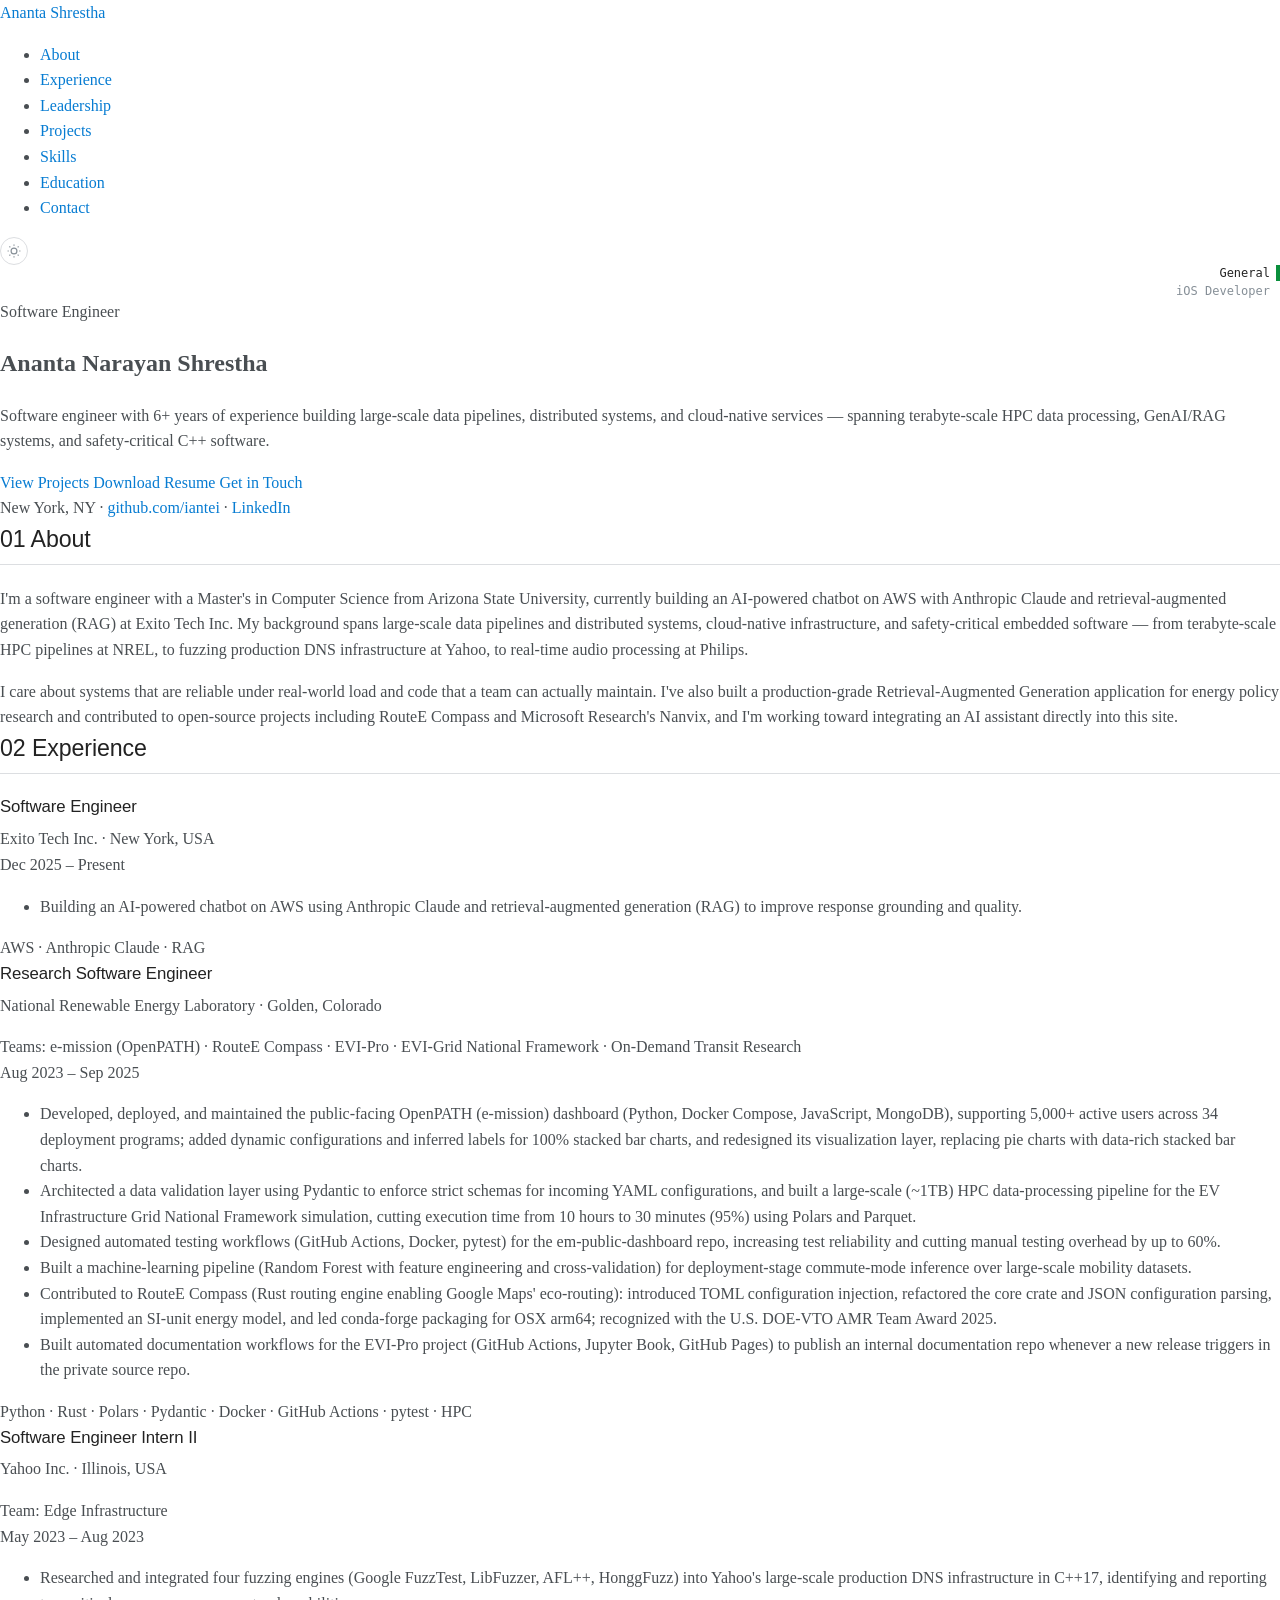
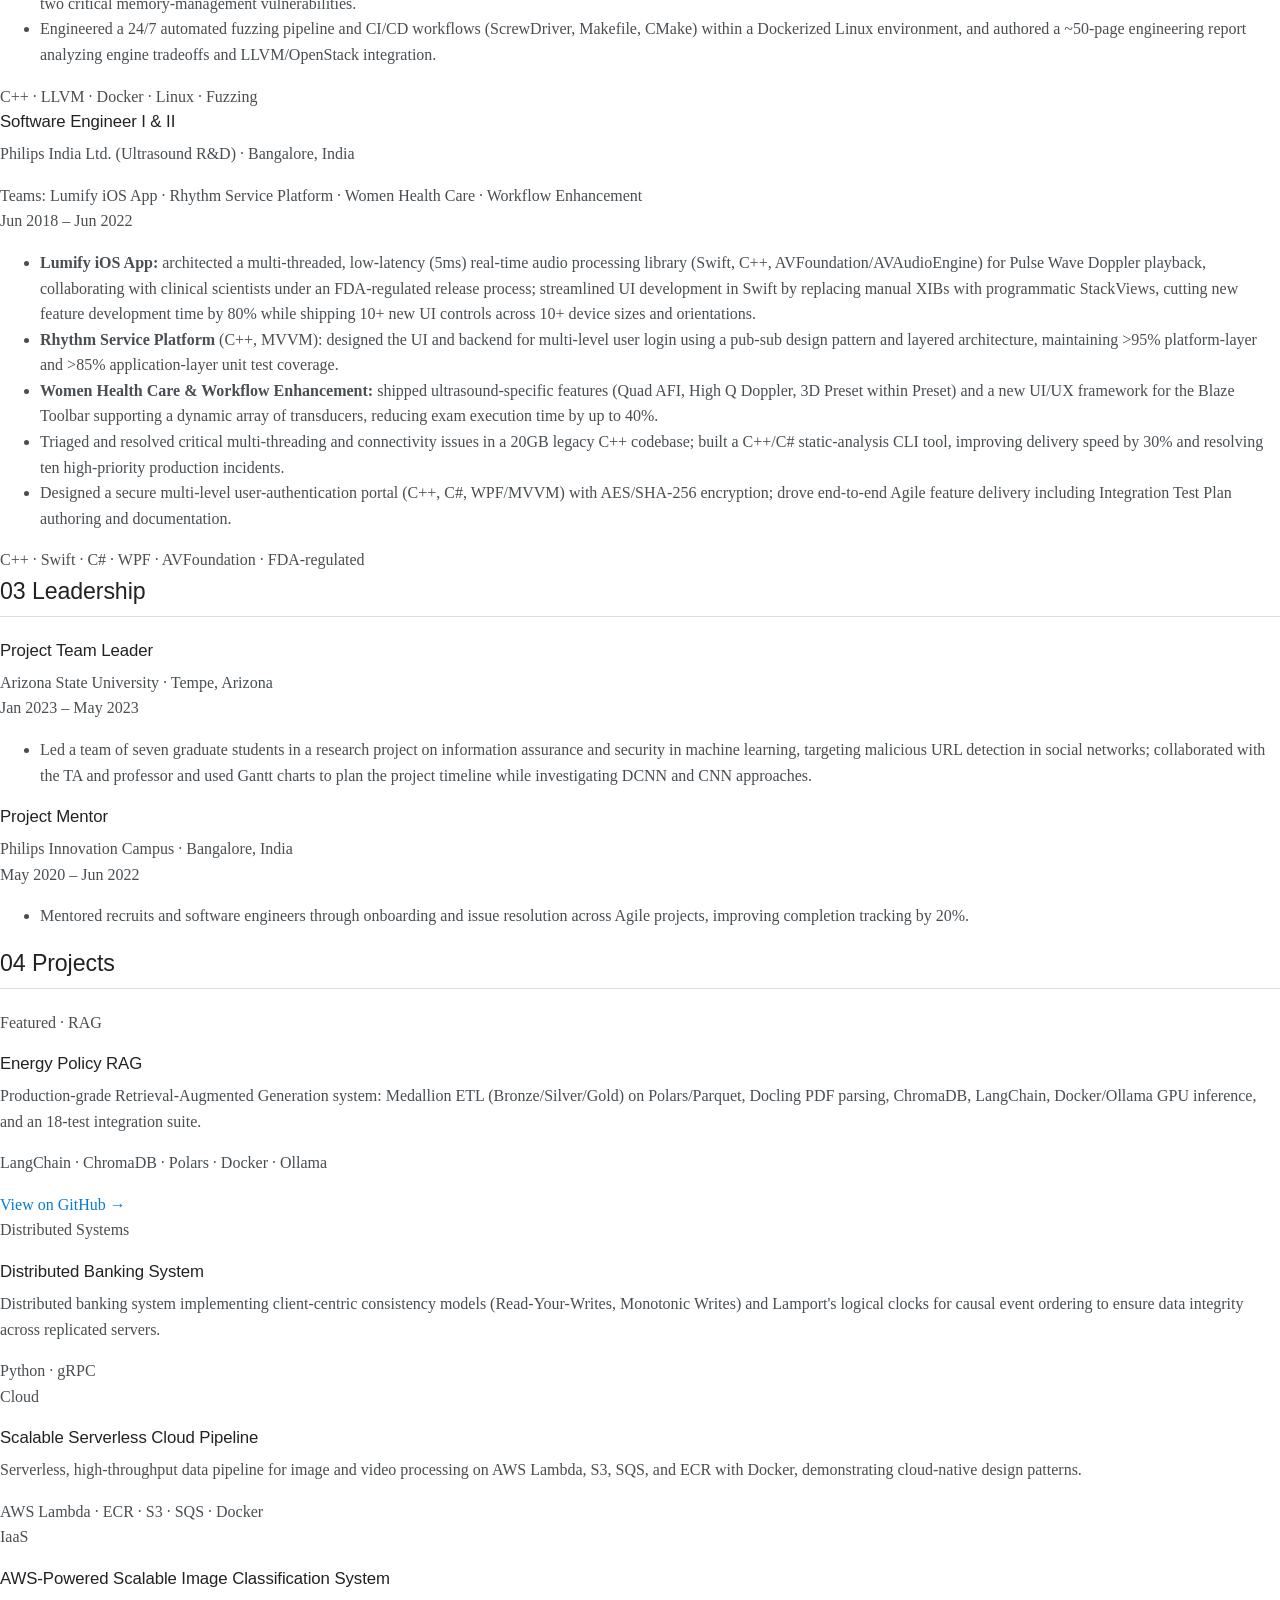
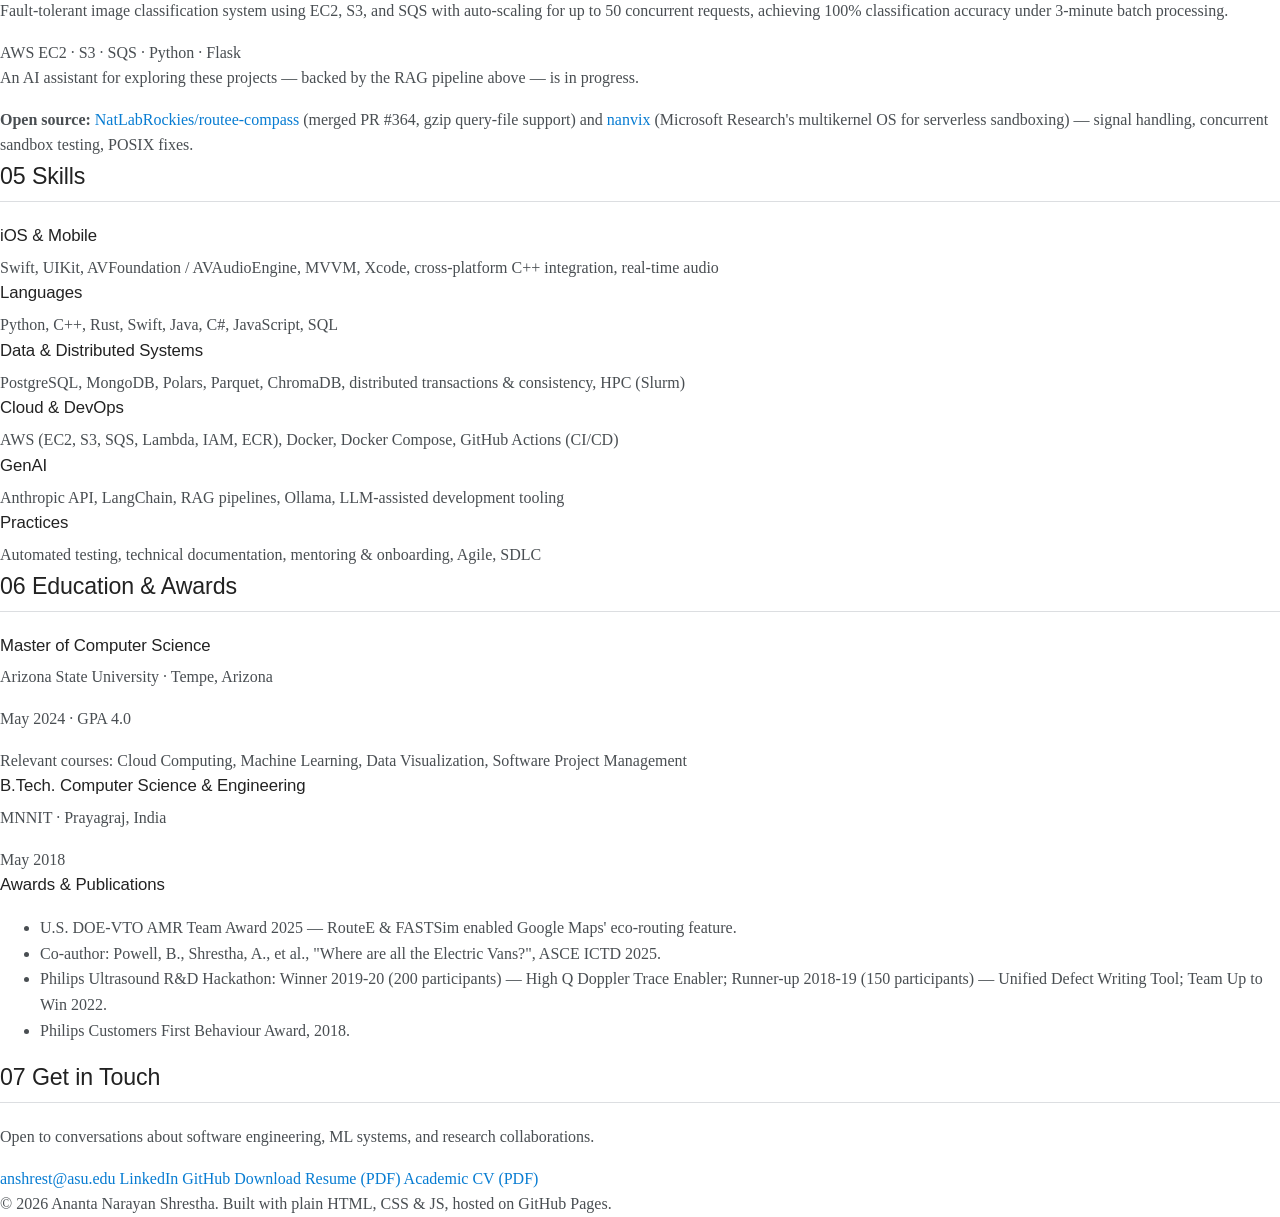
<file: index.html>
<!DOCTYPE html>
<html lang="en">
<head>
<meta charset="UTF-8">
<meta name="viewport" content="width=device-width, initial-scale=1.0">
<title>Ananta Narayan Shrestha — Software Engineer</title>
<meta name="description" content="Portfolio of Ananta Narayan Shrestha — Software Engineer specializing in ML pipelines, systems programming, and cloud infrastructure.">
<link rel="icon" href="data:,">
<link rel="stylesheet" href="styles.css">
</head>
<body>

<header class="site-header">
  <nav class="nav">
    <a href="#top" class="nav-brand">Ananta Shrestha</a>
    <button class="nav-toggle" id="navToggle" aria-label="Toggle menu" aria-expanded="false">
      <span></span><span></span><span></span>
    </button>
    <ul class="nav-links" id="navLinks">
      <li><a href="#about">About</a></li>
      <li><a href="#experience">Experience</a></li>
      <li><a href="#leadership">Leadership</a></li>
      <li><a href="#projects">Projects</a></li>
      <li><a href="#skills">Skills</a></li>
      <li><a href="#education">Education</a></li>
      <li><a href="#contact">Contact</a></li>
    </ul>
    <button class="theme-toggle" id="themeToggle" aria-label="Toggle dark mode">
      <svg class="icon-sun" width="18" height="18" viewBox="0 0 24 24" fill="none" stroke="currentColor" stroke-width="2"><circle cx="12" cy="12" r="5"/><path d="M12 1v2M12 21v2M4.22 4.22l1.42 1.42M18.36 18.36l1.42 1.42M1 12h2M21 12h2M4.22 19.78l1.42-1.42M18.36 5.64l1.42-1.42"/></svg>
      <svg class="icon-moon" width="18" height="18" viewBox="0 0 24 24" fill="none" stroke="currentColor" stroke-width="2"><path d="M21 12.79A9 9 0 1 1 11.21 3 7 7 0 0 0 21 12.79z"/></svg>
    </button>
  </nav>
</header>

<main id="top">

  <section class="hero">
    <div class="container">
      <div class="mode-toggle" role="group" aria-label="Portfolio focus">
        <button type="button" class="mode-btn active" data-mode="general">General</button>
        <button type="button" class="mode-btn" data-mode="ios">iOS Developer</button>
      </div>
      <p class="eyebrow" data-text-general="Software Engineer" data-text-ios="iOS &amp; Systems Engineer">Software Engineer</p>
      <h1>Ananta Narayan Shrestha</h1>
      <p class="hero-lede"
         data-text-general="Software engineer with 6+ years of experience building large-scale data pipelines, distributed systems, and cloud-native services — spanning terabyte-scale HPC data processing, GenAI/RAG systems, and safety-critical C++ software."
         data-text-ios="iOS and systems engineer with 6+ years of experience, including 4 years shipping FDA-regulated software at Philips — where I was the sole developer of a real-time audio module for the Lumify iOS app (Swift, C++, AVFoundation), owning it from requirements through delivery.">
        Software engineer with 6+ years of experience building large-scale data pipelines,
        distributed systems, and cloud-native services — spanning terabyte-scale HPC data
        processing, GenAI/RAG systems, and safety-critical C++ software.
      </p>
      <div class="hero-actions">
        <a href="#projects" class="btn btn-primary">View Projects</a>
        <a href="Ananta_Shrestha_Resume.pdf" class="btn btn-secondary" download
           data-href-general="Ananta_Shrestha_Resume.pdf" data-href-ios="Ananta_Shrestha_Resume_iOS.pdf"
           data-label-general="Download Resume" data-label-ios="Download Resume (iOS)">Download Resume</a>
        <a href="#contact" class="btn btn-secondary">Get in Touch</a>
      </div>
      <div class="hero-meta">
        <span>New York, NY</span>
        <span aria-hidden="true">·</span>
        <a href="https://github.com/iantei" target="_blank" rel="noopener">github.com/iantei</a>
        <span aria-hidden="true">·</span>
        <a href="https://www.linkedin.com/in/ananta-narayan-shrestha/" target="_blank" rel="noopener">LinkedIn</a>
      </div>
    </div>
  </section>

  <section id="about" class="section">
    <div class="container">
      <h2 class="section-title"><span class="section-num">01</span> About</h2>
      <div class="about-grid">
        <p data-text-general="I'm a software engineer with a Master's in Computer Science from Arizona State University, currently building an AI-powered chatbot on AWS with Anthropic Claude and retrieval-augmented generation (RAG) at Exito Tech Inc. My background spans large-scale data pipelines and distributed systems, cloud-native infrastructure, and safety-critical embedded software — from terabyte-scale HPC pipelines at NREL, to fuzzing production DNS infrastructure at Yahoo, to real-time audio processing at Philips."
           data-text-ios="I'm an iOS and systems engineer with a Master's in Computer Science from Arizona State University. At Philips Ultrasound R&amp;D I was the sole developer of a real-time, low-latency audio module for the Lumify iOS app (Swift, C++, AVFoundation/AVAudioEngine), shipped in an FDA-regulated App Store medical product — owning it from requirements through delivery. I'm currently building an AI-powered chatbot on AWS with Anthropic Claude and RAG at Exito Tech Inc.">
          I'm a software engineer with a Master's in Computer Science from Arizona State University, currently
          building an AI-powered chatbot on AWS with Anthropic Claude and retrieval-augmented generation (RAG)
          at Exito Tech Inc. My background spans large-scale data pipelines and distributed systems, cloud-native
          infrastructure, and safety-critical embedded software — from terabyte-scale HPC pipelines at NREL, to
          fuzzing production DNS infrastructure at Yahoo, to real-time audio processing at Philips.
        </p>
        <p>
          I care about systems that are reliable under real-world load and code that a team can actually
          maintain. I've also built a production-grade Retrieval-Augmented Generation application for energy
          policy research and contributed to open-source projects including RouteE Compass and Microsoft
          Research's Nanvix, and I'm working toward integrating an AI assistant directly into this site.
        </p>
      </div>
    </div>
  </section>

  <section id="experience" class="section section-alt">
    <div class="container">
      <h2 class="section-title"><span class="section-num">02</span> Experience</h2>
      <div class="timeline">

        <article class="timeline-item">
          <div class="timeline-header">
            <div>
              <h3>Software Engineer</h3>
              <p class="timeline-org">Exito Tech Inc. · New York, USA</p>
            </div>
            <p class="timeline-date">Dec 2025 – Present</p>
          </div>
          <ul>
            <li>Building an AI-powered chatbot on AWS using Anthropic Claude and retrieval-augmented generation (RAG) to improve response grounding and quality.</li>
          </ul>
          <p class="timeline-tags">AWS · Anthropic Claude · RAG</p>
        </article>

        <article class="timeline-item" data-emphasis="ios-secondary">
          <div class="timeline-header">
            <div>
              <h3>Research Software Engineer</h3>
              <p class="timeline-org">National Renewable Energy Laboratory · Golden, Colorado</p>
              <p class="timeline-teams">Teams: e-mission (OpenPATH) · RouteE Compass · EVI-Pro · EVI-Grid National Framework · On-Demand Transit Research</p>
            </div>
            <p class="timeline-date">Aug 2023 – Sep 2025</p>
          </div>
          <ul>
            <li>Developed, deployed, and maintained the public-facing OpenPATH (e-mission) dashboard (Python, Docker Compose, JavaScript, MongoDB), supporting 5,000+ active users across 34 deployment programs; added dynamic configurations and inferred labels for 100% stacked bar charts, and redesigned its visualization layer, replacing pie charts with data-rich stacked bar charts.</li>
            <li>Architected a data validation layer using Pydantic to enforce strict schemas for incoming YAML configurations, and built a large-scale (~1TB) HPC data-processing pipeline for the EV Infrastructure Grid National Framework simulation, cutting execution time from 10 hours to 30 minutes (95%) using Polars and Parquet.</li>
            <li>Designed automated testing workflows (GitHub Actions, Docker, pytest) for the em-public-dashboard repo, increasing test reliability and cutting manual testing overhead by up to 60%.</li>
            <li>Built a machine-learning pipeline (Random Forest with feature engineering and cross-validation) for deployment-stage commute-mode inference over large-scale mobility datasets.</li>
            <li>Contributed to RouteE Compass (Rust routing engine enabling Google Maps' eco-routing): introduced TOML configuration injection, refactored the core crate and JSON configuration parsing, implemented an SI-unit energy model, and led conda-forge packaging for OSX arm64; recognized with the U.S. DOE-VTO AMR Team Award 2025.</li>
            <li>Built automated documentation workflows for the EVI-Pro project (GitHub Actions, Jupyter Book, GitHub Pages) to publish an internal documentation repo whenever a new release triggers in the private source repo.</li>
          </ul>
          <p class="timeline-tags">Python · Rust · Polars · Pydantic · Docker · GitHub Actions · pytest · HPC</p>
        </article>

        <article class="timeline-item">
          <div class="timeline-header">
            <div>
              <h3>Software Engineer Intern II</h3>
              <p class="timeline-org">Yahoo Inc. · Illinois, USA</p>
              <p class="timeline-teams">Team: Edge Infrastructure</p>
            </div>
            <p class="timeline-date">May 2023 – Aug 2023</p>
          </div>
          <ul>
            <li>Researched and integrated four fuzzing engines (Google FuzzTest, LibFuzzer, AFL++, HonggFuzz) into Yahoo's large-scale production DNS infrastructure in C++17, identifying and reporting two critical memory-management vulnerabilities.</li>
            <li>Engineered a 24/7 automated fuzzing pipeline and CI/CD workflows (ScrewDriver, Makefile, CMake) within a Dockerized Linux environment, and authored a ~50-page engineering report analyzing engine tradeoffs and LLVM/OpenStack integration.</li>
          </ul>
          <p class="timeline-tags">C++ · LLVM · Docker · Linux · Fuzzing</p>
        </article>

        <article class="timeline-item" data-emphasis="ios-primary">
          <div class="timeline-header">
            <div>
              <h3>Software Engineer I &amp; II</h3>
              <p class="timeline-org">Philips India Ltd. (Ultrasound R&amp;D) · Bangalore, India</p>
              <p class="timeline-teams">Teams: Lumify iOS App · Rhythm Service Platform · Women Health Care · Workflow Enhancement</p>
            </div>
            <p class="timeline-date">Jun 2018 – Jun 2022</p>
          </div>
          <ul>
            <li><strong>Lumify iOS App:</strong> architected a multi-threaded, low-latency (5ms) real-time audio processing library (Swift, C++, AVFoundation/AVAudioEngine) for Pulse Wave Doppler playback, collaborating with clinical scientists under an FDA-regulated release process; streamlined UI development in Swift by replacing manual XIBs with programmatic StackViews, cutting new feature development time by 80% while shipping 10+ new UI controls across 10+ device sizes and orientations.</li>
            <li><strong>Rhythm Service Platform</strong> (C++, MVVM): designed the UI and backend for multi-level user login using a pub-sub design pattern and layered architecture, maintaining &gt;95% platform-layer and &gt;85% application-layer unit test coverage.</li>
            <li><strong>Women Health Care &amp; Workflow Enhancement:</strong> shipped ultrasound-specific features (Quad AFI, High Q Doppler, 3D Preset within Preset) and a new UI/UX framework for the Blaze Toolbar supporting a dynamic array of transducers, reducing exam execution time by up to 40%.</li>
            <li>Triaged and resolved critical multi-threading and connectivity issues in a 20GB legacy C++ codebase; built a C++/C# static-analysis CLI tool, improving delivery speed by 30% and resolving ten high-priority production incidents.</li>
            <li>Designed a secure multi-level user-authentication portal (C++, C#, WPF/MVVM) with AES/SHA-256 encryption; drove end-to-end Agile feature delivery including Integration Test Plan authoring and documentation.</li>
          </ul>
          <p class="timeline-tags">C++ · Swift · C# · WPF · AVFoundation · FDA-regulated</p>
        </article>

      </div>
    </div>
  </section>

  <section id="leadership" class="section">
    <div class="container">
      <h2 class="section-title"><span class="section-num">03</span> Leadership</h2>
      <div class="timeline">

        <article class="timeline-item">
          <div class="timeline-header">
            <div>
              <h3>Project Team Leader</h3>
              <p class="timeline-org">Arizona State University · Tempe, Arizona</p>
            </div>
            <p class="timeline-date">Jan 2023 – May 2023</p>
          </div>
          <ul>
            <li>Led a team of seven graduate students in a research project on information assurance and security in machine learning, targeting malicious URL detection in social networks; collaborated with the TA and professor and used Gantt charts to plan the project timeline while investigating DCNN and CNN approaches.</li>
          </ul>
        </article>

        <article class="timeline-item">
          <div class="timeline-header">
            <div>
              <h3>Project Mentor</h3>
              <p class="timeline-org">Philips Innovation Campus · Bangalore, India</p>
            </div>
            <p class="timeline-date">May 2020 – Jun 2022</p>
          </div>
          <ul>
            <li>Mentored recruits and software engineers through onboarding and issue resolution across Agile projects, improving completion tracking by 20%.</li>
          </ul>
        </article>

      </div>
    </div>
  </section>

  <section id="projects" class="section section-alt">
    <div class="container">
      <h2 class="section-title"><span class="section-num">04</span> Projects</h2>
      <div class="project-grid">

        <article class="project-card project-card-featured">
          <p class="project-tag">Featured · RAG</p>
          <h3>Energy Policy RAG</h3>
          <p>Production-grade Retrieval-Augmented Generation system: Medallion ETL (Bronze/Silver/Gold) on Polars/Parquet, Docling PDF parsing, ChromaDB, LangChain, Docker/Ollama GPU inference, and an 18-test integration suite.</p>
          <p class="project-tags">LangChain · ChromaDB · Polars · Docker · Ollama</p>
          <a href="https://github.com/iantei/energy-rags" target="_blank" rel="noopener" class="project-link">View on GitHub →</a>
        </article>

        <article class="project-card">
          <p class="project-tag">Distributed Systems</p>
          <h3>Distributed Banking System</h3>
          <p>Distributed banking system implementing client-centric consistency models (Read-Your-Writes, Monotonic Writes) and Lamport's logical clocks for causal event ordering to ensure data integrity across replicated servers.</p>
          <p class="project-tags">Python · gRPC</p>
        </article>

        <article class="project-card">
          <p class="project-tag">Cloud</p>
          <h3>Scalable Serverless Cloud Pipeline</h3>
          <p>Serverless, high-throughput data pipeline for image and video processing on AWS Lambda, S3, SQS, and ECR with Docker, demonstrating cloud-native design patterns.</p>
          <p class="project-tags">AWS Lambda · ECR · S3 · SQS · Docker</p>
        </article>

        <article class="project-card">
          <p class="project-tag">IaaS</p>
          <h3>AWS-Powered Scalable Image Classification System</h3>
          <p>Fault-tolerant image classification system using EC2, S3, and SQS with auto-scaling for up to 50 concurrent requests, achieving 100% classification accuracy under 3-minute batch processing.</p>
          <p class="project-tags">AWS EC2 · S3 · SQS · Python · Flask</p>
        </article>

      </div>
      <p class="ai-assistant-note">An AI assistant for exploring these projects — backed by the RAG pipeline above — is in progress.</p>
      <p class="opensource-note">
        <strong>Open source:</strong>
        <a href="https://github.com/NatLabRockies/routee-compass" target="_blank" rel="noopener">NatLabRockies/routee-compass</a>
        (merged PR #364, gzip query-file support) and
        <a href="https://github.com/nanvix" target="_blank" rel="noopener">nanvix</a>
        (Microsoft Research's multikernel OS for serverless sandboxing) — signal handling, concurrent sandbox testing, POSIX fixes.
      </p>
    </div>
  </section>

  <section id="skills" class="section">
    <div class="container">
      <h2 class="section-title"><span class="section-num">05</span> Skills</h2>
      <div class="skills-grid">
        <div class="skill-group" data-skill="ios">
          <h3>iOS &amp; Mobile</h3>
          <p>Swift, UIKit, AVFoundation / AVAudioEngine, MVVM, Xcode, cross-platform C++ integration, real-time audio</p>
        </div>
        <div class="skill-group" data-skill="languages">
          <h3>Languages</h3>
          <p>Python, C++, Rust, Swift, Java, C#, JavaScript, SQL</p>
        </div>
        <div class="skill-group" data-skill="data">
          <h3>Data &amp; Distributed Systems</h3>
          <p>PostgreSQL, MongoDB, Polars, Parquet, ChromaDB, distributed transactions &amp; consistency, HPC (Slurm)</p>
        </div>
        <div class="skill-group" data-skill="cloud">
          <h3>Cloud &amp; DevOps</h3>
          <p>AWS (EC2, S3, SQS, Lambda, IAM, ECR), Docker, Docker Compose, GitHub Actions (CI/CD)</p>
        </div>
        <div class="skill-group" data-skill="genai">
          <h3>GenAI</h3>
          <p>Anthropic API, LangChain, RAG pipelines, Ollama, LLM-assisted development tooling</p>
        </div>
        <div class="skill-group" data-skill="practices">
          <h3>Practices</h3>
          <p>Automated testing, technical documentation, mentoring &amp; onboarding, Agile, SDLC</p>
        </div>
      </div>
    </div>
  </section>

  <section id="education" class="section section-alt">
    <div class="container">
      <h2 class="section-title"><span class="section-num">06</span> Education &amp; Awards</h2>

      <div class="edu-block">
        <h3>Master of Computer Science</h3>
        <p class="timeline-org">Arizona State University · Tempe, Arizona</p>
        <p class="timeline-date">May 2024 · GPA 4.0</p>
        <p>Relevant courses: Cloud Computing, Machine Learning, Data Visualization, Software Project Management</p>
      </div>

      <div class="edu-block">
        <h3>B.Tech. Computer Science &amp; Engineering</h3>
        <p class="timeline-org">MNNIT · Prayagraj, India</p>
        <p class="timeline-date">May 2018</p>
      </div>

      <div class="award-list">
        <h3>Awards &amp; Publications</h3>
        <ul>
          <li>U.S. DOE-VTO AMR Team Award 2025 — RouteE &amp; FASTSim enabled Google Maps' eco-routing feature.</li>
          <li>Co-author: Powell, B., Shrestha, A., et al., "Where are all the Electric Vans?", ASCE ICTD 2025.</li>
          <li>Philips Ultrasound R&amp;D Hackathon: Winner 2019-20 (200 participants) — High Q Doppler Trace Enabler; Runner-up 2018-19 (150 participants) — Unified Defect Writing Tool; Team Up to Win 2022.</li>
          <li>Philips Customers First Behaviour Award, 2018.</li>
        </ul>
      </div>
    </div>
  </section>

  <section id="contact" class="section">
    <div class="container">
      <h2 class="section-title"><span class="section-num">07</span> Get in Touch</h2>
      <p class="contact-lede">Open to conversations about software engineering, ML systems, and research collaborations.</p>
      <div class="contact-links">
        <a href="mailto:anshrest@asu.edu" class="btn btn-primary">anshrest@asu.edu</a>
        <a href="https://www.linkedin.com/in/ananta-narayan-shrestha/" target="_blank" rel="noopener" class="btn btn-secondary">LinkedIn</a>
        <a href="https://github.com/iantei" target="_blank" rel="noopener" class="btn btn-secondary">GitHub</a>
        <a href="Ananta_Shrestha_Resume.pdf" class="btn btn-secondary" download
           data-href-general="Ananta_Shrestha_Resume.pdf" data-href-ios="Ananta_Shrestha_Resume_iOS.pdf"
           data-label-general="Download Resume (PDF)" data-label-ios="Download Resume (iOS, PDF)">Download Resume (PDF)</a>
        <!-- Academic CV. Deliberately has no data-href-general attributes, so the
             general/iOS resume toggle in script.js leaves it alone. -->
        <a href="Ananta_Narayan_Shrestha_CV.pdf" class="btn btn-secondary" download>Academic CV (PDF)</a>
      </div>
    </div>
  </section>

</main>

<footer class="site-footer">
  <div class="container">
    <p>© <span id="year"></span> Ananta Narayan Shrestha. Built with plain HTML, CSS &amp; JS, hosted on GitHub Pages.</p>
  </div>
</footer>

<script src="script.js"></script>
</body>
</html>
</file>
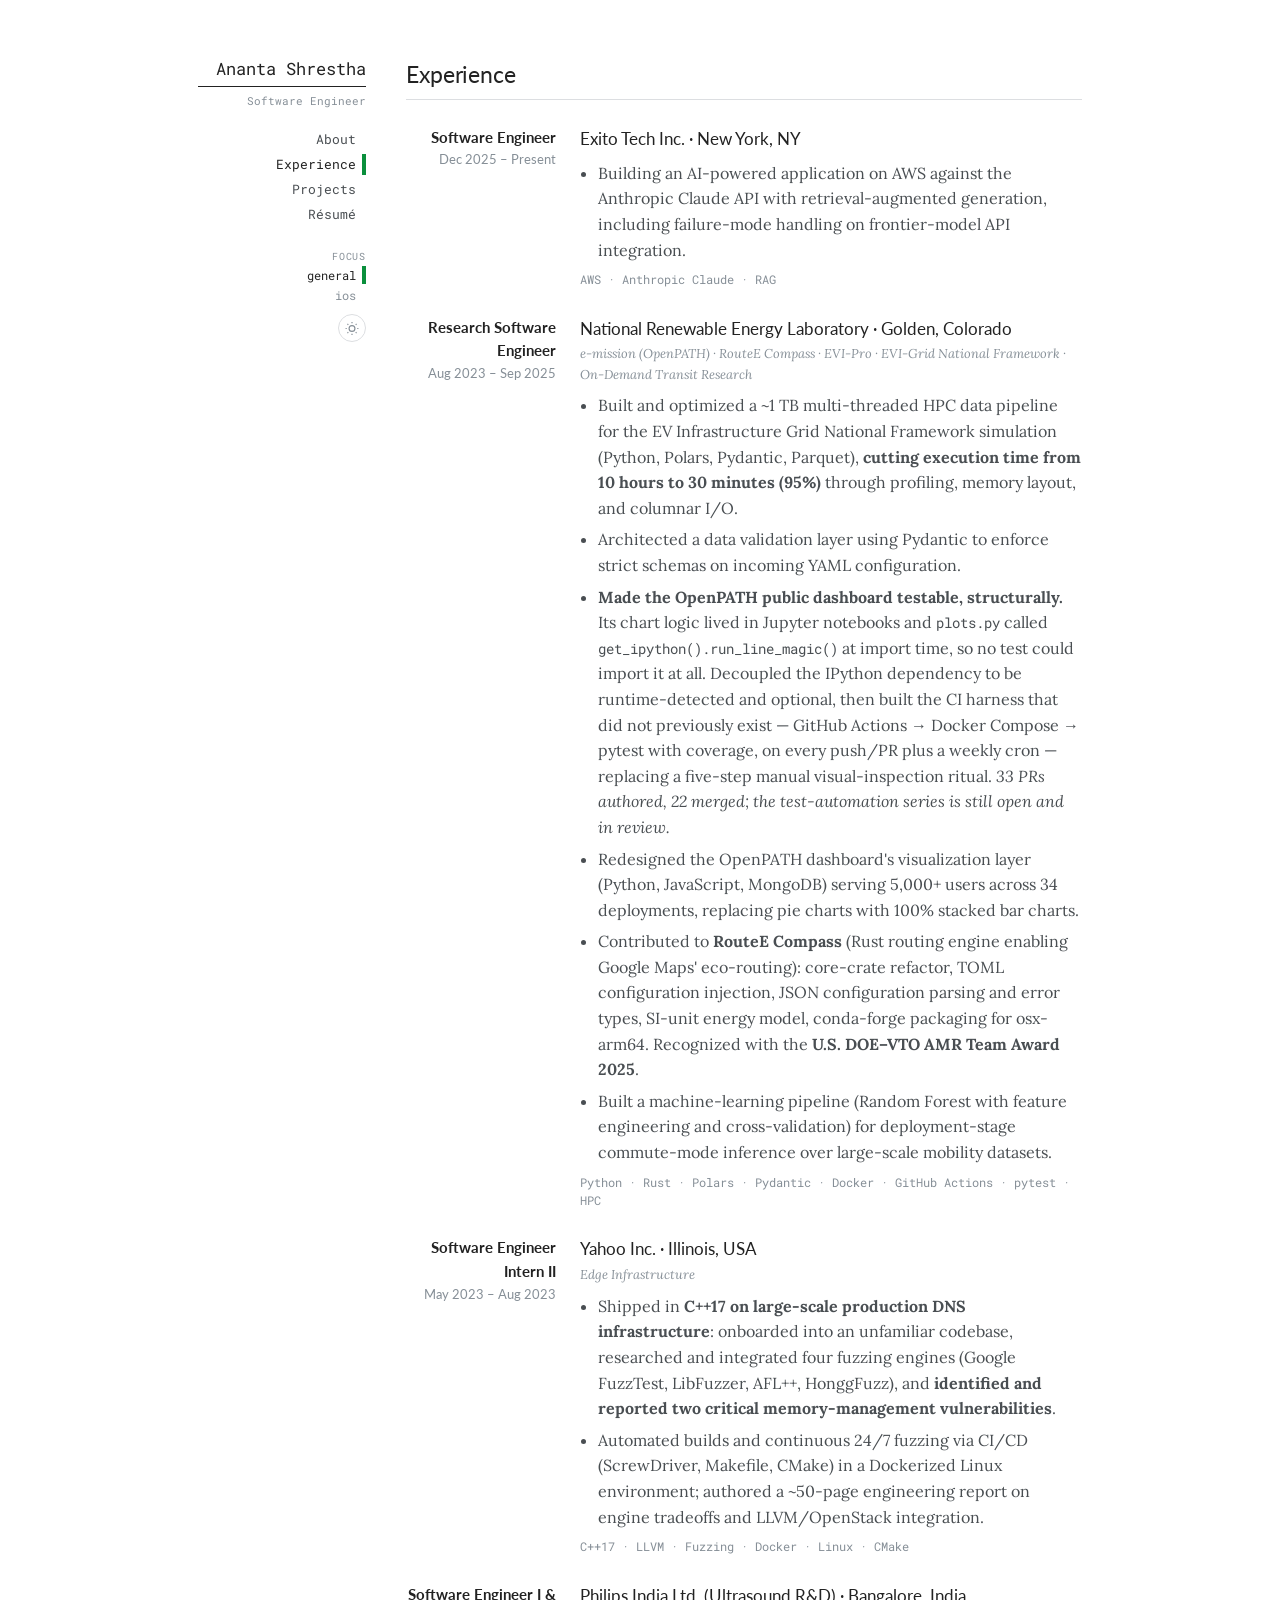
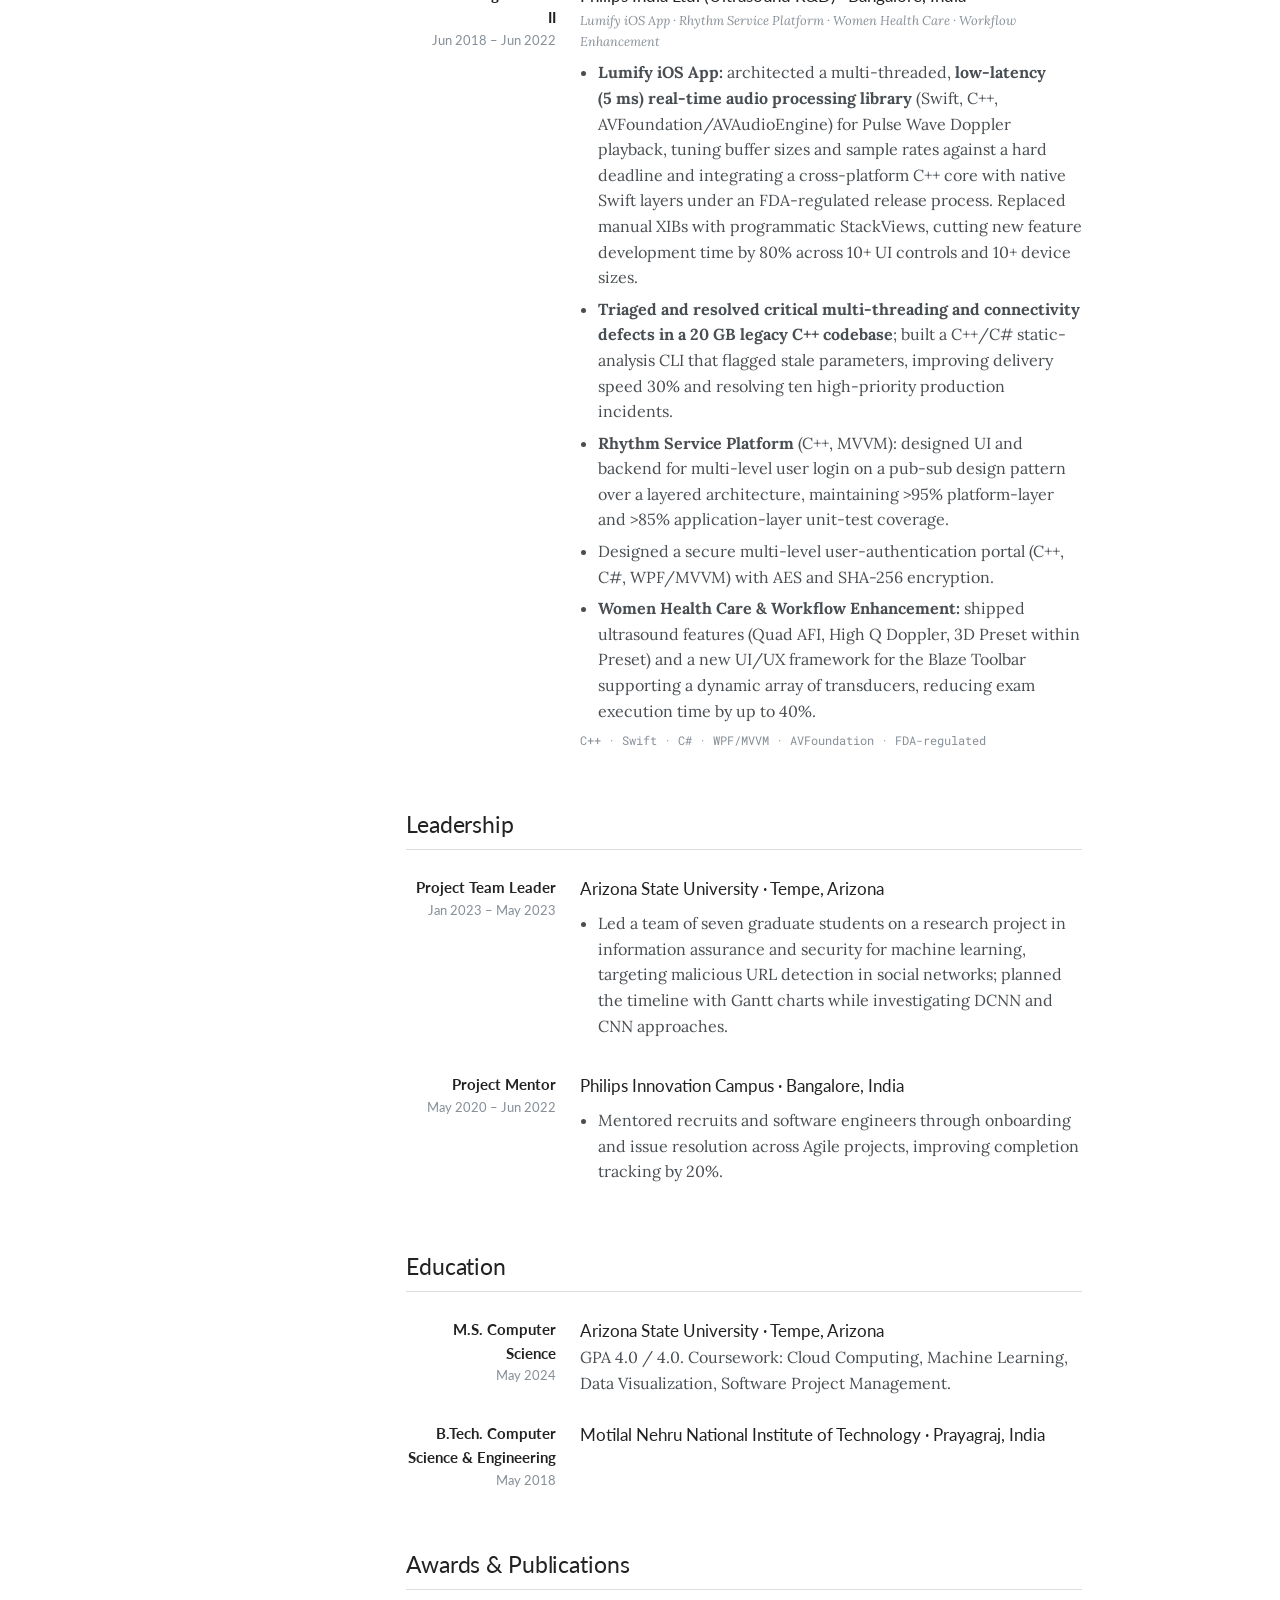
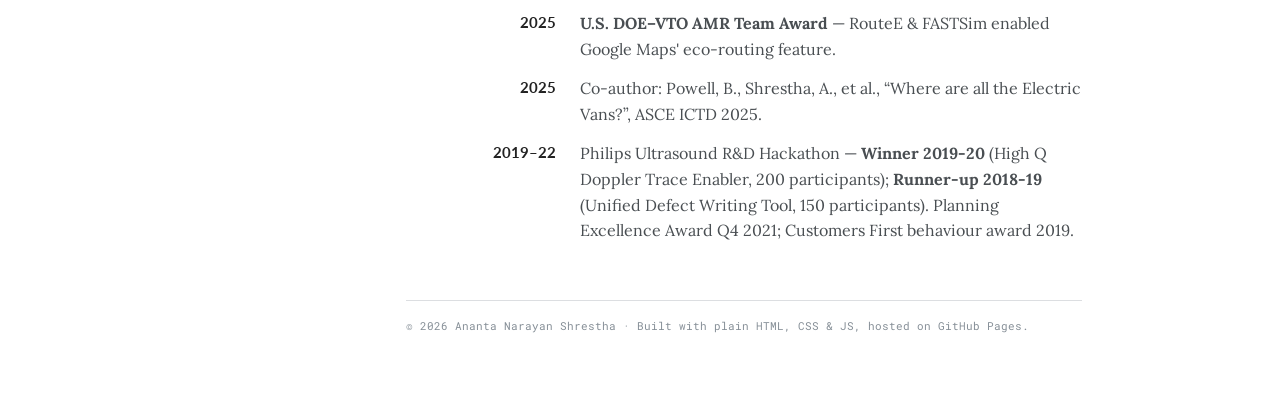
<file: experience.html>
<!DOCTYPE html>
<html lang="en">
<head>
<meta charset="UTF-8">
<meta name="viewport" content="width=device-width, initial-scale=1.0">
<title>Experience — Ananta Narayan Shrestha</title>
<meta name="description" content="Work history: Exito Tech, National Renewable Energy Laboratory, Yahoo edge infrastructure, Philips Ultrasound R&D.">
<meta property="og:type" content="website">
<meta property="og:title" content="Experience — Ananta Narayan Shrestha">
<meta property="og:description" content="Work history: Exito Tech, National Renewable Energy Laboratory, Yahoo edge infrastructure, Philips Ultrasound R&D.">
<meta property="og:url" content="https://iantei.github.io/experience.html">
<meta name="twitter:card" content="summary">
<link rel="icon" href="data:image/svg+xml,%3Csvg xmlns='http://www.w3.org/2000/svg' viewBox='0 0 32 32'%3E%3Crect width='32' height='32' fill='%230a8f3c'/%3E%3Ctext x='16' y='22' font-family='monospace' font-size='16' fill='white' text-anchor='middle'%3EAS%3C/text%3E%3C/svg%3E">
<link rel="preconnect" href="https://fonts.googleapis.com">
<link rel="preconnect" href="https://fonts.gstatic.com" crossorigin>
<link href="https://fonts.googleapis.com/css2?family=Lato:wght@400;700&family=Lora:ital,wght@0,400;0,700;1,400&family=Roboto+Mono:wght@400;500&display=swap" rel="stylesheet">
<link rel="stylesheet" href="styles.css">
</head>
<body>
<div class="page-container">

  <aside class="sidebar">
    <div class="name"><a href="index.html">Ananta Shrestha</a></div>
    <p class="tagline" data-text-general="Software Engineer" data-text-ios="iOS &amp; Systems Engineer">Software Engineer</p>
    <nav class="nav-items" aria-label="Sections">
      <div class="nav-item"><a href="index.html">About</a></div>
      <div class="nav-item active"><a href="experience.html" aria-current="page">Experience</a></div>
      <div class="nav-item"><a href="projects.html">Projects</a></div>
      <div class="nav-item"><a href="Ananta_Shrestha_Resume.pdf" download
          data-href-general="Ananta_Shrestha_Resume.pdf" data-href-ios="Ananta_Shrestha_Resume_iOS.pdf"
          data-label-general="Résumé" data-label-ios="Résumé (iOS)">Résumé</a></div>
    </nav>

    <div class="sidebar-controls">
      <div class="mode-toggle" role="group" aria-label="Portfolio focus">
        <span class="mode-label">Focus</span>
        <button type="button" class="mode-btn active" data-mode="general">general</button>
        <button type="button" class="mode-btn" data-mode="ios">ios</button>
      </div>
      <button class="theme-toggle" id="themeToggle" aria-label="Toggle dark mode">
        <svg class="icon-sun" width="15" height="15" viewBox="0 0 24 24" fill="none" stroke="currentColor" stroke-width="2"><circle cx="12" cy="12" r="5"/><path d="M12 1v2M12 21v2M4.22 4.22l1.42 1.42M18.36 18.36l1.42 1.42M1 12h2M21 12h2M4.22 19.78l1.42-1.42M18.36 5.64l1.42-1.42"/></svg>
        <svg class="icon-moon" width="15" height="15" viewBox="0 0 24 24" fill="none" stroke="currentColor" stroke-width="2"><path d="M21 12.79A9 9 0 1 1 11.21 3 7 7 0 0 0 21 12.79z"/></svg>
      </button>
    </div>
  </aside>

  <main class="content">
    <h2>Experience</h2>

    <div class="row">
      <div class="label">
        <span class="primary">Software Engineer</span>
        <span class="secondary">Dec 2025 – Present</span>
      </div>
      <div class="body">
        <div class="org">Exito Tech Inc. · New York, NY</div>
        <ul>
          <li>Building an AI-powered application on AWS against the Anthropic Claude API with retrieval-augmented generation, including failure-mode handling on frontier-model API integration.</li>
        </ul>
        <p class="tags">AWS · Anthropic Claude · RAG</p>
      </div>
    </div>

    <div class="row" data-emphasis="ios-secondary">
      <div class="label">
        <span class="primary">Research Software Engineer</span>
        <span class="secondary">Aug 2023 – Sep 2025</span>
      </div>
      <div class="body">
        <div class="org">National Renewable Energy Laboratory · Golden, Colorado</div>
        <p class="teams">e-mission (OpenPATH) · RouteE Compass · EVI-Pro · EVI-Grid National Framework · On-Demand Transit Research</p>
        <ul>
          <li>Built and optimized a ~1&nbsp;TB multi-threaded HPC data pipeline for the EV Infrastructure Grid National Framework simulation (Python, Polars, Pydantic, Parquet), <strong>cutting execution time from 10 hours to 30 minutes (95%)</strong> through profiling, memory layout, and columnar I/O.</li>
          <li>Architected a data validation layer using Pydantic to enforce strict schemas on incoming YAML configuration.</li>
          <li><strong>Made the OpenPATH public dashboard testable, structurally.</strong> Its chart logic lived in Jupyter notebooks and <code>plots.py</code> called <code>get_ipython().run_line_magic()</code> at import time, so no test could import it at all. Decoupled the IPython dependency to be runtime-detected and optional, then built the CI harness that did not previously exist — GitHub Actions → Docker Compose → pytest with coverage, on every push/PR plus a weekly cron — replacing a five-step manual visual-inspection ritual. <em>33 PRs authored, 22 merged; the test-automation series is still open and in review.</em></li>
          <li>Redesigned the OpenPATH dashboard's visualization layer (Python, JavaScript, MongoDB) serving 5,000+ users across 34 deployments, replacing pie charts with 100% stacked bar charts.</li>
          <li>Contributed to <strong>RouteE Compass</strong> (Rust routing engine enabling Google Maps' eco-routing): core-crate refactor, TOML configuration injection, JSON configuration parsing and error types, SI-unit energy model, conda-forge packaging for osx-arm64. Recognized with the <strong>U.S. DOE–VTO AMR Team Award 2025</strong>.</li>
          <li>Built a machine-learning pipeline (Random Forest with feature engineering and cross-validation) for deployment-stage commute-mode inference over large-scale mobility datasets.</li>
        </ul>
        <p class="tags">Python · Rust · Polars · Pydantic · Docker · GitHub Actions · pytest · HPC</p>
      </div>
    </div>

    <div class="row">
      <div class="label">
        <span class="primary">Software Engineer Intern II</span>
        <span class="secondary">May 2023 – Aug 2023</span>
      </div>
      <div class="body">
        <div class="org">Yahoo Inc. · Illinois, USA</div>
        <p class="teams">Edge Infrastructure</p>
        <ul>
          <li>Shipped in <strong>C++17 on large-scale production DNS infrastructure</strong>: onboarded into an unfamiliar codebase, researched and integrated four fuzzing engines (Google FuzzTest, LibFuzzer, AFL++, HonggFuzz), and <strong>identified and reported two critical memory-management vulnerabilities</strong>.</li>
          <li>Automated builds and continuous 24/7 fuzzing via CI/CD (ScrewDriver, Makefile, CMake) in a Dockerized Linux environment; authored a ~50-page engineering report on engine tradeoffs and LLVM/OpenStack integration.</li>
        </ul>
        <p class="tags">C++17 · LLVM · Fuzzing · Docker · Linux · CMake</p>
      </div>
    </div>

    <div class="row" data-emphasis="ios-primary">
      <div class="label">
        <span class="primary">Software Engineer I &amp; II</span>
        <span class="secondary">Jun 2018 – Jun 2022</span>
      </div>
      <div class="body">
        <div class="org">Philips India Ltd. (Ultrasound R&amp;D) · Bangalore, India</div>
        <p class="teams">Lumify iOS App · Rhythm Service Platform · Women Health Care · Workflow Enhancement</p>
        <ul>
          <li><strong>Lumify iOS App:</strong> architected a multi-threaded, <strong>low-latency (5&nbsp;ms) real-time audio processing library</strong> (Swift, C++, AVFoundation/AVAudioEngine) for Pulse Wave Doppler playback, tuning buffer sizes and sample rates against a hard deadline and integrating a cross-platform C++ core with native Swift layers under an FDA-regulated release process. Replaced manual XIBs with programmatic StackViews, cutting new feature development time by 80% across 10+ UI controls and 10+ device sizes.</li>
          <li><strong>Triaged and resolved critical multi-threading and connectivity defects in a 20&nbsp;GB legacy C++ codebase</strong>; built a C++/C# static-analysis CLI that flagged stale parameters, improving delivery speed 30% and resolving ten high-priority production incidents.</li>
          <li><strong>Rhythm Service Platform</strong> (C++, MVVM): designed UI and backend for multi-level user login on a pub-sub design pattern over a layered architecture, maintaining &gt;95% platform-layer and &gt;85% application-layer unit-test coverage.</li>
          <li>Designed a secure multi-level user-authentication portal (C++, C#, WPF/MVVM) with AES and SHA-256 encryption.</li>
          <li><strong>Women Health Care &amp; Workflow Enhancement:</strong> shipped ultrasound features (Quad AFI, High Q Doppler, 3D Preset within Preset) and a new UI/UX framework for the Blaze Toolbar supporting a dynamic array of transducers, reducing exam execution time by up to 40%.</li>
        </ul>
        <p class="tags">C++ · Swift · C# · WPF/MVVM · AVFoundation · FDA-regulated</p>
      </div>
    </div>

    <h2>Leadership</h2>

    <div class="row">
      <div class="label">
        <span class="primary">Project Team Leader</span>
        <span class="secondary">Jan 2023 – May 2023</span>
      </div>
      <div class="body">
        <div class="org">Arizona State University · Tempe, Arizona</div>
        <ul>
          <li>Led a team of seven graduate students on a research project in information assurance and security for machine learning, targeting malicious URL detection in social networks; planned the timeline with Gantt charts while investigating DCNN and CNN approaches.</li>
        </ul>
      </div>
    </div>

    <div class="row">
      <div class="label">
        <span class="primary">Project Mentor</span>
        <span class="secondary">May 2020 – Jun 2022</span>
      </div>
      <div class="body">
        <div class="org">Philips Innovation Campus · Bangalore, India</div>
        <ul>
          <li>Mentored recruits and software engineers through onboarding and issue resolution across Agile projects, improving completion tracking by 20%.</li>
        </ul>
      </div>
    </div>

    <h2>Education</h2>

    <div class="row">
      <div class="label">
        <span class="primary">M.S. Computer Science</span>
        <span class="secondary">May 2024</span>
      </div>
      <div class="body">
        <div class="org">Arizona State University · Tempe, Arizona</div>
        <p>GPA 4.0 / 4.0. Coursework: Cloud Computing, Machine Learning, Data Visualization, Software Project Management.</p>
      </div>
    </div>

    <div class="row">
      <div class="label">
        <span class="primary">B.Tech. Computer Science &amp; Engineering</span>
        <span class="secondary">May 2018</span>
      </div>
      <div class="body">
        <div class="org">Motilal Nehru National Institute of Technology · Prayagraj, India</div>
      </div>
    </div>

    <h2>Awards &amp; Publications</h2>

    <div class="row tight">
      <div class="label"><span class="primary">2025</span></div>
      <div class="body">
        <strong>U.S. DOE–VTO AMR Team Award</strong> — RouteE &amp; FASTSim enabled Google Maps' eco-routing feature.
      </div>
    </div>
    <div class="row tight">
      <div class="label"><span class="primary">2025</span></div>
      <div class="body">
        Co-author: Powell, B., Shrestha, A., et al., “Where are all the Electric Vans?”, ASCE ICTD 2025.
      </div>
    </div>
    <div class="row tight">
      <div class="label"><span class="primary">2019–22</span></div>
      <div class="body">
        Philips Ultrasound R&amp;D Hackathon — <strong>Winner 2019-20</strong> (High Q Doppler Trace Enabler, 200 participants); <strong>Runner-up 2018-19</strong> (Unified Defect Writing Tool, 150 participants). Planning Excellence Award Q4 2021; Customers First behaviour award 2019.
      </div>
    </div>
    <p class="footer">© <span id="year"></span> Ananta Narayan Shrestha · Built with plain HTML, CSS &amp; JS, hosted on GitHub Pages.</p>
  </main>
</div>
<script src="script.js"></script>
</body>
</html>
</file>
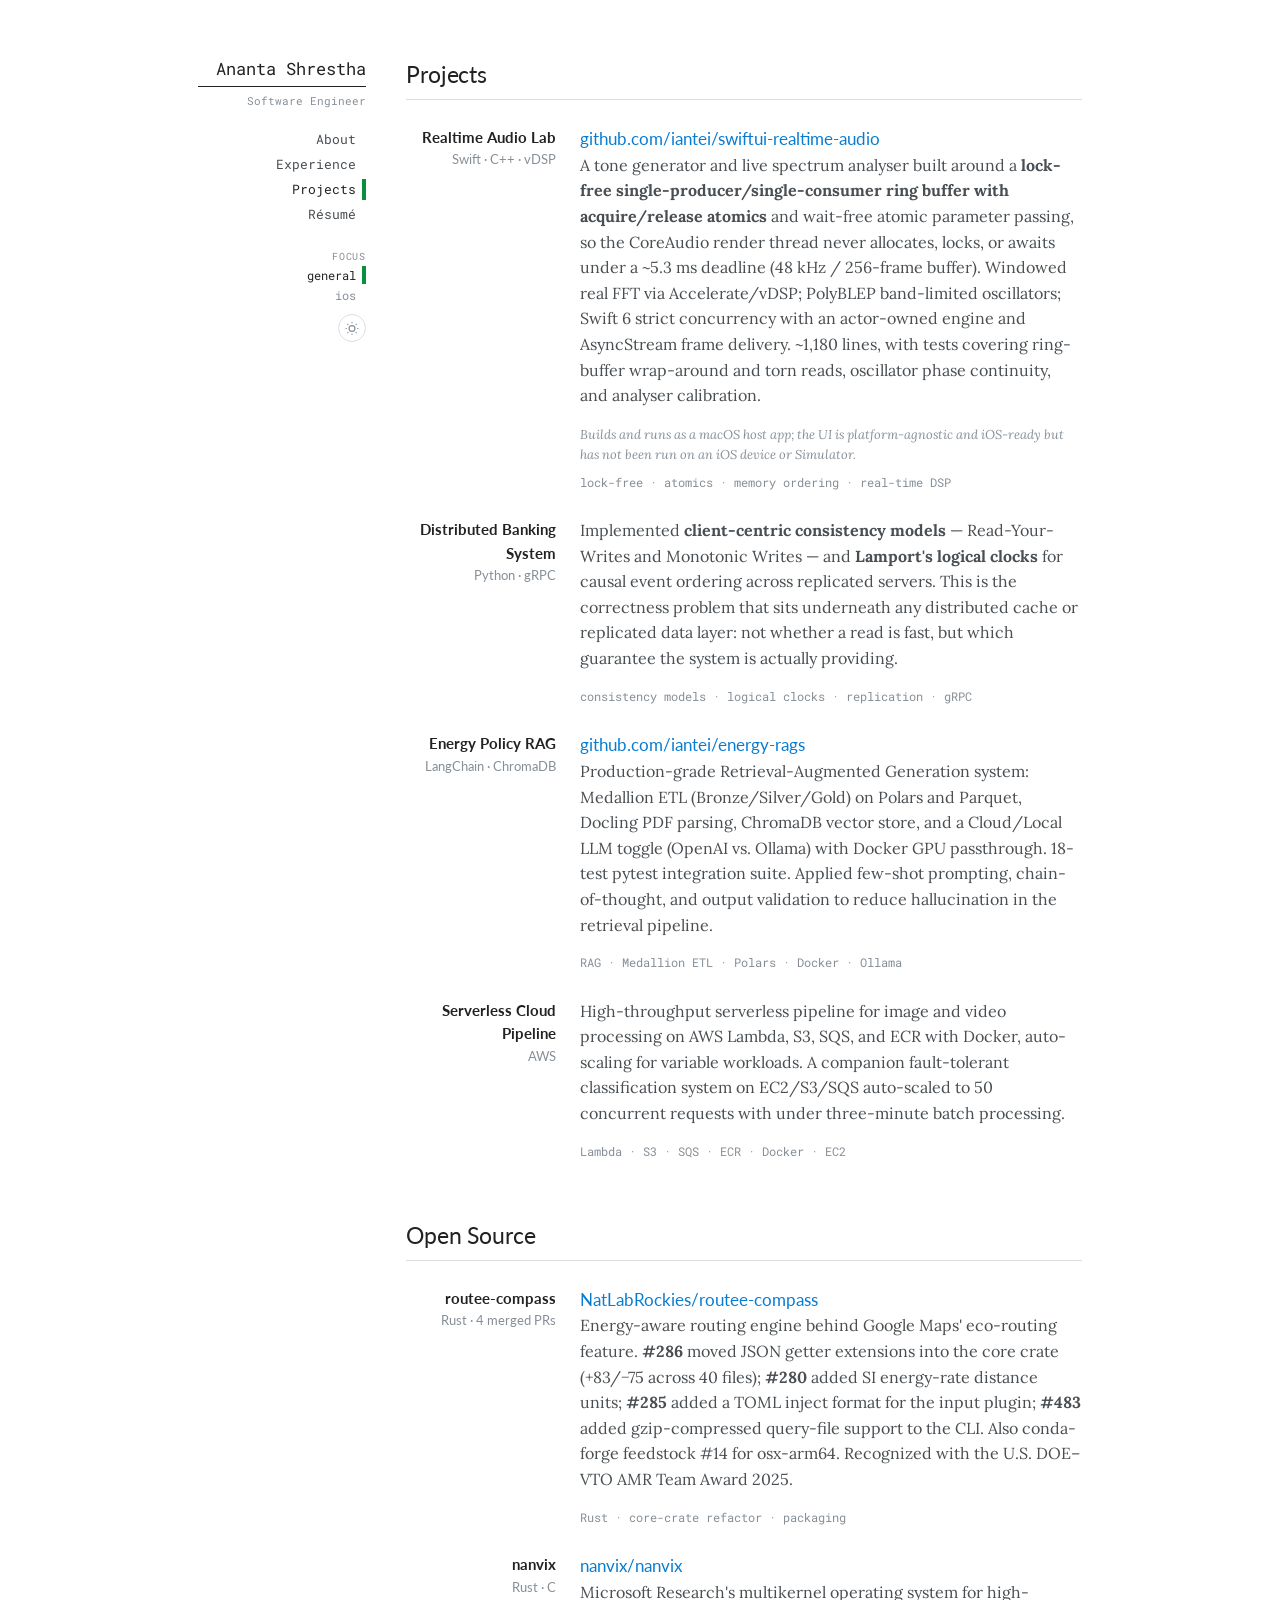
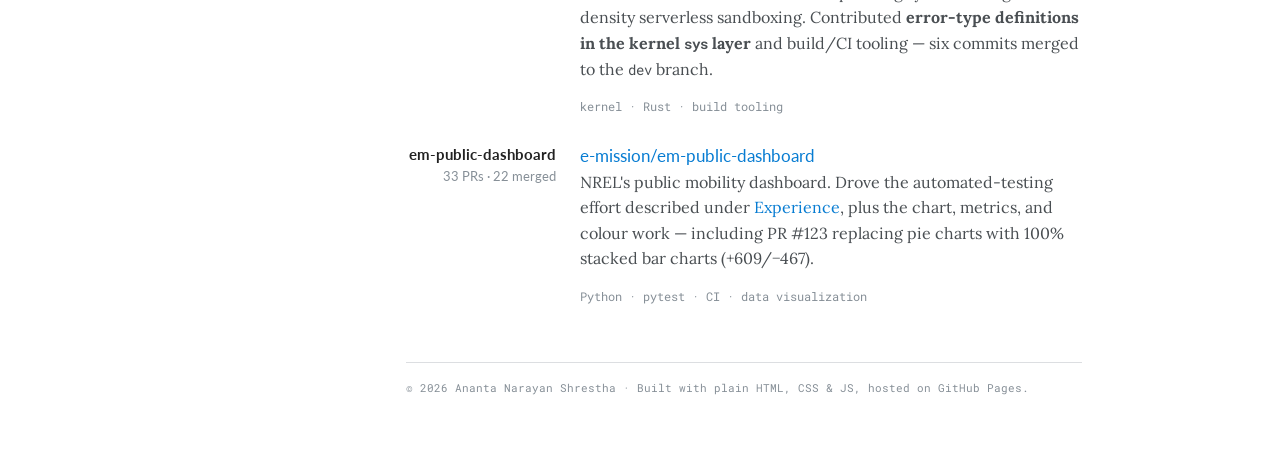
<file: projects.html>
<!DOCTYPE html>
<html lang="en">
<head>
<meta charset="UTF-8">
<meta name="viewport" content="width=device-width, initial-scale=1.0">
<title>Projects — Ananta Narayan Shrestha</title>
<meta name="description" content="Lock-free real-time audio, distributed consistency models, RAG systems, and merged open-source contributions to routee-compass and nanvix.">
<meta property="og:type" content="website">
<meta property="og:title" content="Projects — Ananta Narayan Shrestha">
<meta property="og:description" content="Lock-free real-time audio, distributed consistency models, RAG systems, and merged open-source contributions to routee-compass and nanvix.">
<meta property="og:url" content="https://iantei.github.io/projects.html">
<meta name="twitter:card" content="summary">
<link rel="icon" href="data:image/svg+xml,%3Csvg xmlns='http://www.w3.org/2000/svg' viewBox='0 0 32 32'%3E%3Crect width='32' height='32' fill='%230a8f3c'/%3E%3Ctext x='16' y='22' font-family='monospace' font-size='16' fill='white' text-anchor='middle'%3EAS%3C/text%3E%3C/svg%3E">
<link rel="preconnect" href="https://fonts.googleapis.com">
<link rel="preconnect" href="https://fonts.gstatic.com" crossorigin>
<link href="https://fonts.googleapis.com/css2?family=Lato:wght@400;700&family=Lora:ital,wght@0,400;0,700;1,400&family=Roboto+Mono:wght@400;500&display=swap" rel="stylesheet">
<link rel="stylesheet" href="styles.css">
</head>
<body>
<div class="page-container">

  <aside class="sidebar">
    <div class="name"><a href="index.html">Ananta Shrestha</a></div>
    <p class="tagline" data-text-general="Software Engineer" data-text-ios="iOS &amp; Systems Engineer">Software Engineer</p>
    <nav class="nav-items" aria-label="Sections">
      <div class="nav-item"><a href="index.html">About</a></div>
      <div class="nav-item"><a href="experience.html">Experience</a></div>
      <div class="nav-item active"><a href="projects.html" aria-current="page">Projects</a></div>
      <div class="nav-item"><a href="Ananta_Shrestha_Resume.pdf" download
          data-href-general="Ananta_Shrestha_Resume.pdf" data-href-ios="Ananta_Shrestha_Resume_iOS.pdf"
          data-label-general="Résumé" data-label-ios="Résumé (iOS)">Résumé</a></div>
    </nav>

    <div class="sidebar-controls">
      <div class="mode-toggle" role="group" aria-label="Portfolio focus">
        <span class="mode-label">Focus</span>
        <button type="button" class="mode-btn active" data-mode="general">general</button>
        <button type="button" class="mode-btn" data-mode="ios">ios</button>
      </div>
      <button class="theme-toggle" id="themeToggle" aria-label="Toggle dark mode">
        <svg class="icon-sun" width="15" height="15" viewBox="0 0 24 24" fill="none" stroke="currentColor" stroke-width="2"><circle cx="12" cy="12" r="5"/><path d="M12 1v2M12 21v2M4.22 4.22l1.42 1.42M18.36 18.36l1.42 1.42M1 12h2M21 12h2M4.22 19.78l1.42-1.42M18.36 5.64l1.42-1.42"/></svg>
        <svg class="icon-moon" width="15" height="15" viewBox="0 0 24 24" fill="none" stroke="currentColor" stroke-width="2"><path d="M21 12.79A9 9 0 1 1 11.21 3 7 7 0 0 0 21 12.79z"/></svg>
      </button>
    </div>
  </aside>

  <main class="content">
    <h2>Projects</h2>

    <div class="row">
      <div class="label">
        <span class="primary">Realtime Audio Lab</span>
        <span class="secondary">Swift · C++ · vDSP</span>
      </div>
      <div class="body">
        <div class="org"><a href="https://github.com/iantei/swiftui-realtime-audio" target="_blank" rel="noopener">github.com/iantei/swiftui-realtime-audio</a></div>
        <p>
          A tone generator and live spectrum analyser built around a <strong>lock-free
          single-producer/single-consumer ring buffer with acquire/release atomics</strong> and
          wait-free atomic parameter passing, so the CoreAudio render thread never allocates, locks,
          or awaits under a ~5.3&nbsp;ms deadline (48&nbsp;kHz / 256-frame buffer). Windowed real FFT
          via Accelerate/vDSP; PolyBLEP band-limited oscillators; Swift 6 strict concurrency with an
          actor-owned engine and AsyncStream frame delivery. ~1,180 lines, with tests covering
          ring-buffer wrap-around and torn reads, oscillator phase continuity, and analyser
          calibration.
        </p>
        <p class="teams">Builds and runs as a macOS host app; the UI is platform-agnostic and iOS-ready but has not been run on an iOS device or Simulator.</p>
        <p class="tags">lock-free · atomics · memory ordering · real-time DSP</p>
      </div>
    </div>

    <div class="row">
      <div class="label">
        <span class="primary">Distributed Banking System</span>
        <span class="secondary">Python · gRPC</span>
      </div>
      <div class="body">
        <p>
          Implemented <strong>client-centric consistency models</strong> — Read-Your-Writes and
          Monotonic Writes — and <strong>Lamport's logical clocks</strong> for causal event ordering
          across replicated servers. This is the correctness problem that sits underneath any
          distributed cache or replicated data layer: not whether a read is fast, but which
          guarantee the system is actually providing.
        </p>
        <p class="tags">consistency models · logical clocks · replication · gRPC</p>
      </div>
    </div>

    <div class="row">
      <div class="label">
        <span class="primary">Energy Policy RAG</span>
        <span class="secondary">LangChain · ChromaDB</span>
      </div>
      <div class="body">
        <div class="org"><a href="https://github.com/iantei/energy-rags" target="_blank" rel="noopener">github.com/iantei/energy-rags</a></div>
        <p>
          Production-grade Retrieval-Augmented Generation system: Medallion ETL (Bronze/Silver/Gold)
          on Polars and Parquet, Docling PDF parsing, ChromaDB vector store, and a Cloud/Local LLM
          toggle (OpenAI vs. Ollama) with Docker GPU passthrough. 18-test pytest integration suite.
          Applied few-shot prompting, chain-of-thought, and output validation to reduce hallucination
          in the retrieval pipeline.
        </p>
        <p class="tags">RAG · Medallion ETL · Polars · Docker · Ollama</p>
      </div>
    </div>

    <div class="row">
      <div class="label">
        <span class="primary">Serverless Cloud Pipeline</span>
        <span class="secondary">AWS</span>
      </div>
      <div class="body">
        <p>
          High-throughput serverless pipeline for image and video processing on AWS Lambda, S3, SQS,
          and ECR with Docker, auto-scaling for variable workloads. A companion fault-tolerant
          classification system on EC2/S3/SQS auto-scaled to 50 concurrent requests with under
          three-minute batch processing.
        </p>
        <p class="tags">Lambda · S3 · SQS · ECR · Docker · EC2</p>
      </div>
    </div>

    <h2>Open Source</h2>

    <div class="row">
      <div class="label">
        <span class="primary">routee-compass</span>
        <span class="secondary">Rust · 4 merged PRs</span>
      </div>
      <div class="body">
        <div class="org"><a href="https://github.com/NatLabRockies/routee-compass" target="_blank" rel="noopener">NatLabRockies/routee-compass</a></div>
        <p>
          Energy-aware routing engine behind Google Maps' eco-routing feature.
          <strong>#286</strong> moved JSON getter extensions into the core crate (+83/−75 across 40
          files); <strong>#280</strong> added SI energy-rate distance units; <strong>#285</strong>
          added a TOML inject format for the input plugin; <strong>#483</strong> added
          gzip-compressed query-file support to the CLI. Also conda-forge feedstock #14 for
          osx-arm64. Recognized with the U.S. DOE–VTO AMR Team Award 2025.
        </p>
        <p class="tags">Rust · core-crate refactor · packaging</p>
      </div>
    </div>

    <div class="row">
      <div class="label">
        <span class="primary">nanvix</span>
        <span class="secondary">Rust · C</span>
      </div>
      <div class="body">
        <div class="org"><a href="https://github.com/nanvix/nanvix" target="_blank" rel="noopener">nanvix/nanvix</a></div>
        <p>
          Microsoft Research's multikernel operating system for high-density serverless sandboxing.
          Contributed <strong>error-type definitions in the kernel <code>sys</code> layer</strong> and
          build/CI tooling — six commits merged to the <code>dev</code> branch.
        </p>
        <p class="tags">kernel · Rust · build tooling</p>
      </div>
    </div>

    <div class="row">
      <div class="label">
        <span class="primary">em-public-dashboard</span>
        <span class="secondary">33 PRs · 22 merged</span>
      </div>
      <div class="body">
        <div class="org"><a href="https://github.com/e-mission/em-public-dashboard" target="_blank" rel="noopener">e-mission/em-public-dashboard</a></div>
        <p>
          NREL's public mobility dashboard. Drove the automated-testing effort described under
          <a href="experience.html">Experience</a>, plus the chart, metrics, and colour work —
          including PR #123 replacing pie charts with 100% stacked bar charts (+609/−467).
        </p>
        <p class="tags">Python · pytest · CI · data visualization</p>
      </div>
    </div>
    <p class="footer">© <span id="year"></span> Ananta Narayan Shrestha · Built with plain HTML, CSS &amp; JS, hosted on GitHub Pages.</p>
  </main>
</div>
<script src="script.js"></script>
</body>
</html>
</file>
<file: styles.css>
/* ---------------------------------------------------------------
   Layout grammar adapted from academic faculty homepages:
   fixed-width right-aligned sidebar, label-column rows, hairline
   rules, serif body / sans headings / mono chrome. Responsive and
   theme-aware, which the original format is not.
   --------------------------------------------------------------- */

:root {
  --bg: #ffffff;
  --text: #494e52;
  --text-strong: #222222;
  --text-muted: #868f97;
  --rule: #dcdee1;
  --link: #077cd2;
  --accent: #0a8f3c;
  --nav-rest: transparent;

  --sidebar-w: 168px;
  --page-w: 940px;
  --label-w: 150px;

  --font-body: Lora, Georgia, "Times New Roman", Times, serif;
  --font-head: Lato, Arial, Helvetica, sans-serif;
  --font-mono: "Roboto Mono", "DejaVu Sans Mono", ui-monospace, SFMono-Regular, Menlo, monospace;
}

:root[data-theme="dark"] {
  --bg: #14161a;
  --text: #c3c8cf;
  --text-strong: #f0f2f5;
  --text-muted: #838b95;
  --rule: #2b3038;
  --link: #6bb6f5;
  --accent: #3ddc84;
}

@media (prefers-color-scheme: dark) {
  :root:not([data-theme="light"]) {
    --bg: #14161a;
    --text: #c3c8cf;
    --text-strong: #f0f2f5;
    --text-muted: #838b95;
    --rule: #2b3038;
    --link: #6bb6f5;
    --accent: #3ddc84;
  }
}

* { box-sizing: border-box; }

html { overflow-y: scroll; }

body {
  margin: 0;
  background: var(--bg);
  color: var(--text);
  font-family: var(--font-body);
  font-size: 16px;
  line-height: 1.6;
  text-rendering: optimizeLegibility;
  -webkit-font-smoothing: antialiased;
}

a { color: var(--link); text-decoration: none; }
a:hover { text-decoration: underline; }

h2, h3 {
  font-family: var(--font-head);
  font-weight: 400;
  color: var(--text-strong);
  letter-spacing: -0.005em;
}
h2 {
  font-size: 1.45rem;
  margin: 2.4em 0 0.9em;
  padding-bottom: 0.25em;
  border-bottom: 1px solid var(--rule);
}
h2:first-child { margin-top: 0; }
h3 { font-size: 1.05rem; margin: 0 0 0.3em; }

code {
  font-family: var(--font-mono);
  font-size: 0.86em;
  /* Long unbreakable tokens (e.g. get_ipython().run_line_magic()) otherwise
     force horizontal scroll on narrow screens. */
  overflow-wrap: anywhere;
  word-break: break-word;
}

p { margin: 0 0 1em; }
p:last-child { margin-bottom: 0; }

/* ---------------- Page shell ---------------- */

.page-container {
  margin: 56px auto 72px;
  display: flex;
  width: var(--page-w);
  max-width: 100%;
  padding: 0 28px;
  gap: 40px;
}

/* ---------------- Sidebar ---------------- */

.sidebar {
  width: var(--sidebar-w);
  flex-shrink: 0;
  display: flex;
  flex-direction: column;
  align-items: flex-end;
  position: sticky;
  top: 56px;
  align-self: flex-start;
}

.sidebar .name {
  font-family: var(--font-mono);
  font-size: 1.05rem;
  color: var(--text-strong);
  border-bottom: 1px solid var(--text-strong);
  padding-bottom: 3px;
  width: 100%;
  text-align: right;
}
.sidebar .name a { color: inherit; }
.sidebar .name a:hover { text-decoration: none; }

.sidebar .tagline {
  font-family: var(--font-mono);
  font-size: 0.7rem;
  color: var(--text-muted);
  text-align: right;
  margin: 6px 0 0;
  line-height: 1.4;
}

.nav-items {
  font-family: var(--font-mono);
  font-size: 0.82rem;
  display: flex;
  flex-direction: column;
  align-items: flex-end;
  width: 100%;
  margin-top: 18px;
}
.nav-item {
  margin: 2px 0;
  padding-right: 6px;
  border-right: 4px solid var(--nav-rest);
  transition: border-color 0.4s ease;
}
.nav-item a { color: var(--text); }
.nav-item a:hover { text-decoration: none; color: var(--text-strong); }
.nav-item:hover { border-right-color: var(--accent); }
.nav-item.active { border-right-color: var(--accent); }
.nav-item.active a { color: var(--text-strong); }

.sidebar-controls {
  margin-top: 22px;
  width: 100%;
  display: flex;
  flex-direction: column;
  align-items: flex-end;
  gap: 10px;
}

.mode-toggle {
  display: flex;
  flex-direction: column;
  align-items: flex-end;
  gap: 2px;
}
.mode-label {
  font-family: var(--font-mono);
  font-size: 0.62rem;
  text-transform: uppercase;
  letter-spacing: 0.08em;
  color: var(--text-muted);
}
.mode-btn {
  font-family: var(--font-mono);
  font-size: 0.75rem;
  background: none;
  border: none;
  border-right: 4px solid var(--nav-rest);
  color: var(--text-muted);
  padding: 1px 6px 1px 0;
  cursor: pointer;
  text-align: right;
}
.mode-btn:hover { color: var(--text-strong); }
.mode-btn.active {
  color: var(--text-strong);
  border-right-color: var(--accent);
}

.theme-toggle {
  background: none;
  border: 1px solid var(--rule);
  border-radius: 999px;
  width: 28px;
  height: 28px;
  display: flex;
  align-items: center;
  justify-content: center;
  cursor: pointer;
  color: var(--text-muted);
}
.theme-toggle:hover { color: var(--text-strong); border-color: var(--text-muted); }
.theme-toggle .icon-moon { display: none; }
:root[data-theme="dark"] .theme-toggle .icon-sun { display: none; }
:root[data-theme="dark"] .theme-toggle .icon-moon { display: block; }
@media (prefers-color-scheme: dark) {
  :root:not([data-theme="light"]) .theme-toggle .icon-sun { display: none; }
  :root:not([data-theme="light"]) .theme-toggle .icon-moon { display: block; }
}

.nav-toggle { display: none; }

/* ---------------- Content ---------------- */

.content { flex: 1; min-width: 0; }

.headshot-note {
  float: right;
  max-width: 190px;
  margin: 0 0 12px 24px;
  font-family: var(--font-mono);
  font-size: 0.7rem;
  color: var(--text-muted);
  border: 1px dashed var(--rule);
  padding: 10px;
  text-align: center;
  line-height: 1.5;
}

.lede { font-size: 1.02rem; }

/* The signature pattern: fixed right-aligned label column + flowing body */
.row {
  display: flex;
  flex-direction: row;
  margin: 26px 0;
}
.row .label {
  width: var(--label-w);
  flex-shrink: 0;
  margin-right: 24px;
  text-align: right;
  font-family: var(--font-head);
}
.row .label .primary {
  font-weight: 700;
  color: var(--text-strong);
  font-size: 0.92rem;
  display: block;
}
.row .label .secondary {
  font-weight: 400;
  color: var(--text-muted);
  font-size: 0.82rem;
  display: block;
  font-variant-numeric: tabular-nums;
}
.row .body { flex: 1; min-width: 0; }
.row .body .org {
  font-family: var(--font-head);
  font-size: 1.05rem;
  color: var(--text-strong);
}
.row .body .teams {
  color: var(--text-muted);
  font-size: 0.8rem;
  font-style: italic;
  margin: 2px 0 6px;
}
.row .body ul { margin: 8px 0 8px; padding-left: 18px; }
.row .body li { margin-bottom: 6px; }
.row .body .tags {
  font-family: var(--font-mono);
  font-size: 0.72rem;
  color: var(--text-muted);
  margin: 8px 0 0;
}

body[data-mode="ios"] .row[data-emphasis="ios-primary"] .label .primary { color: var(--accent); }
body[data-mode="ios"] .row[data-emphasis="ios-secondary"] { opacity: 0.68; }

/* Skills: label-column rows too, tighter */
.row.tight { margin: 14px 0; }
.skill-row[data-skill="ios"] { display: none; }
body[data-mode="ios"] .skill-row[data-skill="ios"] { display: flex; }

/* Contact list */
.contact-row { display: flex; margin: 8px 0; }
.contact-row .k {
  width: var(--label-w);
  flex-shrink: 0;
  margin-right: 24px;
  text-align: right;
  font-family: var(--font-head);
  font-weight: 700;
  color: var(--text-strong);
  font-size: 0.92rem;
}
.contact-row .v { flex: 1; }
.mono { font-family: var(--font-mono); font-size: 0.88rem; }

.footer {
  margin-top: 56px;
  padding-top: 16px;
  border-top: 1px solid var(--rule);
  font-family: var(--font-mono);
  font-size: 0.7rem;
  color: var(--text-muted);
}

/* ---------------- Responsive ---------------- */

@media (max-width: 820px) {
  .page-container {
    flex-direction: column;
    margin: 28px auto 48px;
    gap: 0;
    padding: 0 20px;
  }
  .sidebar {
    width: 100%;
    position: static;
    align-items: stretch;
    padding-bottom: 14px;
    border-bottom: 1px solid var(--rule);
    margin-bottom: 24px;
  }
  .sidebar .name { text-align: left; }
  .sidebar .tagline { text-align: left; }
  .nav-items {
    flex-direction: row;
    flex-wrap: wrap;
    gap: 4px 18px;
    align-items: flex-start;
    margin-top: 14px;
  }
  .nav-item {
    padding-right: 0;
    padding-bottom: 2px;
    border-right: none;
    border-bottom: 3px solid var(--nav-rest);
  }
  .nav-item:hover, .nav-item.active { border-right-color: transparent; border-bottom-color: var(--accent); }
  .sidebar-controls {
    flex-direction: row;
    align-items: center;
    justify-content: space-between;
    margin-top: 16px;
  }
  .mode-toggle { flex-direction: row; align-items: center; gap: 10px; }
  .mode-btn { border-right: none; border-bottom: 3px solid var(--nav-rest); padding: 0 0 2px; }
  .mode-btn.active { border-right-color: transparent; border-bottom-color: var(--accent); }

  /* Label column stacks above its body and left-aligns */
  .row, .contact-row { flex-direction: column; }
  .row .label, .contact-row .k {
    width: auto;
    margin: 0 0 4px;
    text-align: left;
  }
  .row .label .primary, .row .label .secondary { display: inline; }
  .row .label .secondary::before { content: " · "; }
  .headshot-note { float: none; max-width: none; margin: 0 0 20px; }
}
</file>
